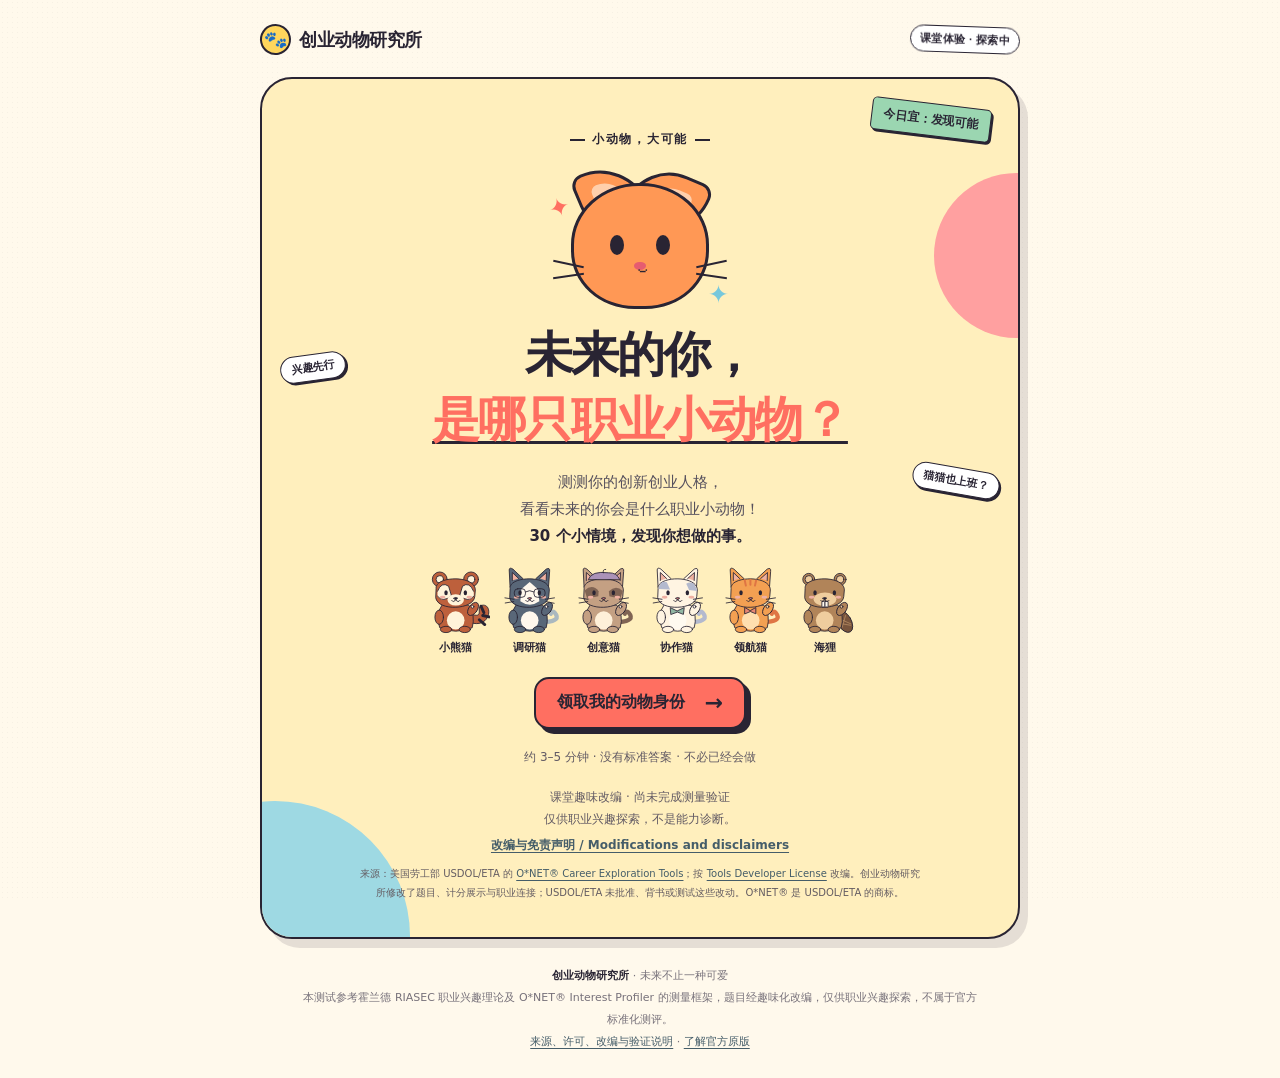
<file: index.html>
<!doctype html>
<html lang="zh-CN">
  <head>
    <meta charset="UTF-8" />
    <meta name="viewport" content="width=device-width, initial-scale=1.0" />
    <meta name="theme-color" content="#ff6f61" />
    <meta
      name="description"
      content="创业动物研究所：30道趣味情境题、六种RIASEC动物角色和可互动职业星图。仅供职业兴趣探索。"
    />
    <title>创业动物研究所 · 发现你的职业兴趣</title>
    <link rel="icon" href="favicon.svg" type="image/svg+xml" />
    <link rel="stylesheet" href="styles.css" />
  </head>
  <body>
    <div class="grain" aria-hidden="true"></div>
    <main class="page-shell">
      <header class="site-header">
        <a class="brand" href="#top" id="home-link" aria-label="回到首页，保留当前进度">
          <span class="brand-mark">🐾</span>
          <span>创业动物研究所</span>
        </a>
        <span class="header-tag">课堂体验 · 探索中</span>
      </header>

      <section class="panel intro-panel view is-active" id="intro-view" aria-labelledby="main-title">
        <div class="sticker sticker-top">今日宜：发现可能</div>
        <p class="eyebrow"><span></span> 小动物，大可能 <span></span></p>
        <div class="hero-cat" aria-hidden="true">
          <div class="cat-ear ear-left"></div>
          <div class="cat-ear ear-right"></div>
          <div class="cat-face">
            <i class="eye eye-left"></i><i class="eye eye-right"></i>
            <i class="nose"></i>
            <i class="whisker w1"></i><i class="whisker w2"></i>
            <i class="whisker w3"></i><i class="whisker w4"></i>
          </div>
          <div class="sparkle sparkle-one">✦</div>
          <div class="sparkle sparkle-two">✦</div>
        </div>
        <h1 id="main-title" tabindex="-1">未来的你，<br /><em>是哪只职业小动物？</em></h1>
        <p class="intro-copy">测测你的创新创业人格，<br />看看未来的你会是什么职业小动物！<br /><b>30 个小情境，发现你想做的事。</b></p>
        <div class="animal-roll" id="animal-roll" aria-label="六位研究所成员"></div>
        <button class="primary-button" id="start-button" type="button">
          <span>领取我的动物身份</span><b>→</b>
        </button>
        <p class="tiny-note">约 3–5 分钟 · 没有标准答案 · 不必已经会做</p>
        <p class="save-note" id="save-note" role="status"></p>
        <div class="floating-label label-left">兴趣先行</div>
        <div class="floating-label label-right">猫猫也上班？</div>
        <p class="intro-disclaimer">课堂趣味改编 · 尚未完成测量验证<br />仅供职业兴趣探索，不是能力诊断。</p>
        <a class="notice-link" href="modifications.html">改编与免责声明 / Modifications and disclaimers</a>
        <p class="license-launch">来源：美国劳工部 USDOL/ETA 的 <a href="https://www.onetcenter.org/IP.html" target="_blank" rel="noopener">O*NET® Career Exploration Tools</a>；按 <a href="https://www.onetcenter.org/license_toolsdev.html" target="_blank" rel="noopener">Tools Developer License</a> 改编。创业动物研究所修改了题目、计分展示与职业连接；USDOL/ETA 未批准、背书或测试这些改动。O*NET® 是 USDOL/ETA 的商标。</p>
      </section>

      <section class="panel quiz-panel view" id="quiz-view" aria-live="polite" aria-labelledby="question-title">
        <div class="quiz-topbar">
          <button class="back-button" id="back-button" type="button" aria-label="上一题">←</button>
          <div class="progress-wrap">
            <div class="progress-meta"><span id="question-count">01 / 30</span><span id="progress-text">推开研究所的门</span></div>
            <div class="progress-track" id="progress-track" role="progressbar" aria-label="答题进度" aria-valuemin="0" aria-valuemax="30" aria-valuenow="0"><div class="progress-value" id="progress-value"></div></div>
          </div>
          <span class="paws" aria-hidden="true">🐾</span>
        </div>
        <div class="question-card" id="question-card">
          <div class="question-number" id="question-number">Q01</div>
          <p class="question-prompt">如果有机会做这件事，你会有多喜欢？</p>
          <h2 id="question-title" tabindex="-1"></h2>
          <p class="question-hint">选的是喜欢程度，不是会不会。凭第一反应就好。</p>
          <div class="options" id="options" role="group" aria-label="选择兴趣程度，选后自动进入下一题"></div>
          <p class="quiz-note">答题进度仅保存在这台设备，可返回上一题修改。</p>
        </div>
      </section>

      <section class="panel result-panel view" id="result-view" aria-labelledby="result-title">
        <div class="result-topline"><span>你的动物探索报告已送达</span><i></i><span>请查收</span></div>
        <div class="result-badge" id="result-badge"></div>
        <div class="result-cat" id="result-cat"></div>
        <p class="result-kicker">这次先和它认识一下</p>
        <h2 id="result-title" tabindex="-1"></h2>
        <p class="result-subtitle" id="result-subtitle"></p>
        <div class="result-card">
          <span class="quote-mark">“</span>
          <p id="result-description"></p>
        </div>
        <div class="keywords" id="result-keywords"></div>
        <p class="team-role" id="team-role"></p>
        <p class="tie-note" id="tie-note"></p>
        <div class="tip-section">
          <p class="section-label">给这只小动物的探索任务</p>
          <ul id="result-tips"></ul>
        </div>
        <div class="mix-section">
          <div class="mix-heading"><span>你的兴趣伙伴</span><small>你可以同时喜欢很多事</small></div>
          <div id="mix-bars" class="interest-pills"></div>
          <details class="scoring-note"><summary>并列时，动物怎么选？</summary><p>先比较六类的总兴趣；同分时依次比较“非常喜欢”和“比较喜欢”的次数，仍相同按 R、I、A、S、E、C 固定顺序先展示。所有同最高分的兴趣都会标出，前三项及第三名的同分项都能继续探索。这是展示规则，不代表能力差异。若各类都低于“一般”，会提示暂未发现明显吸引你的活动。</p></details>
        </div>
        <section class="career-section" aria-labelledby="map-title">
          <div class="section-heading"><span class="small-sticker">下一站，看看可能</span><h3 id="map-title" tabindex="-1">你的职业星图</h3><p>点一颗职业星星，看看小动物上班的样子。</p></div>
          <div class="map-switch" id="map-switch" role="group" aria-label="探索不同兴趣的职业"></div>
          <p class="map-caption" id="map-caption"></p>
          <div class="career-map" id="career-map">
            <svg class="map-lines" viewBox="0 0 600 560" preserveAspectRatio="none" aria-hidden="true" id="map-lines"></svg>
            <div class="map-orbit orbit-one" aria-hidden="true"></div><div class="map-orbit orbit-two" aria-hidden="true"></div>
            <div class="map-center" id="map-center"></div>
            <div id="career-nodes"></div>
          </div>
          <p class="explore-note">职业是探索起点，不是录用通知。兴趣不等于能力，也不限制你的选择。</p>
        </section>
        <section class="career-detail" id="career-detail" aria-labelledby="career-title" hidden>
          <p class="scene-kicker" id="career-animal"></p><h3 id="career-title" tabindex="-1"></h3>
          <div id="career-art"></div><p class="career-intro" id="career-intro"></p>
          <dl class="career-facts"><dt>平时做什么</dt><dd id="career-work"></dd><dt>可以从这里开始</dt><dd id="career-learn"></dd></dl>
          <p class="career-reference" id="career-reference"></p>
          <div class="career-actions"><button class="secondary-button" id="return-map" type="button">返回职业图谱</button><button class="secondary-button" id="next-career" type="button">换一个职业</button></div>
        </section>
        <div class="result-actions">
          <button class="secondary-button" id="restart-button" type="button">再测一次 ↻</button>
          <button class="primary-button compact" id="share-button" type="button">复制我的报告</button>
        </div>
        <p class="share-status" id="share-status" role="status"></p>
        <label class="copy-fallback" id="copy-fallback" hidden>可以选中并手动复制报告<textarea id="report-text" readonly rows="7"></textarea></label>
      </section>
    </main>
    <footer><b>创业动物研究所</b> · 未来不止一种可爱<br />本测试参考霍兰德 RIASEC 职业兴趣理论及 O*NET® Interest Profiler 的测量框架，题目经趣味化改编，仅供职业兴趣探索，不属于官方标准化测评。<br /><a href="modifications.html">来源、许可、改编与验证说明</a> · <a href="https://onetinterestprofiler.org/" target="_blank" rel="noopener">了解官方原版</a></footer>
    <script src="data.js"></script>
    <script src="illustrations.js"></script>
    <script src="script.js"></script>
  </body>
</html>
</file>
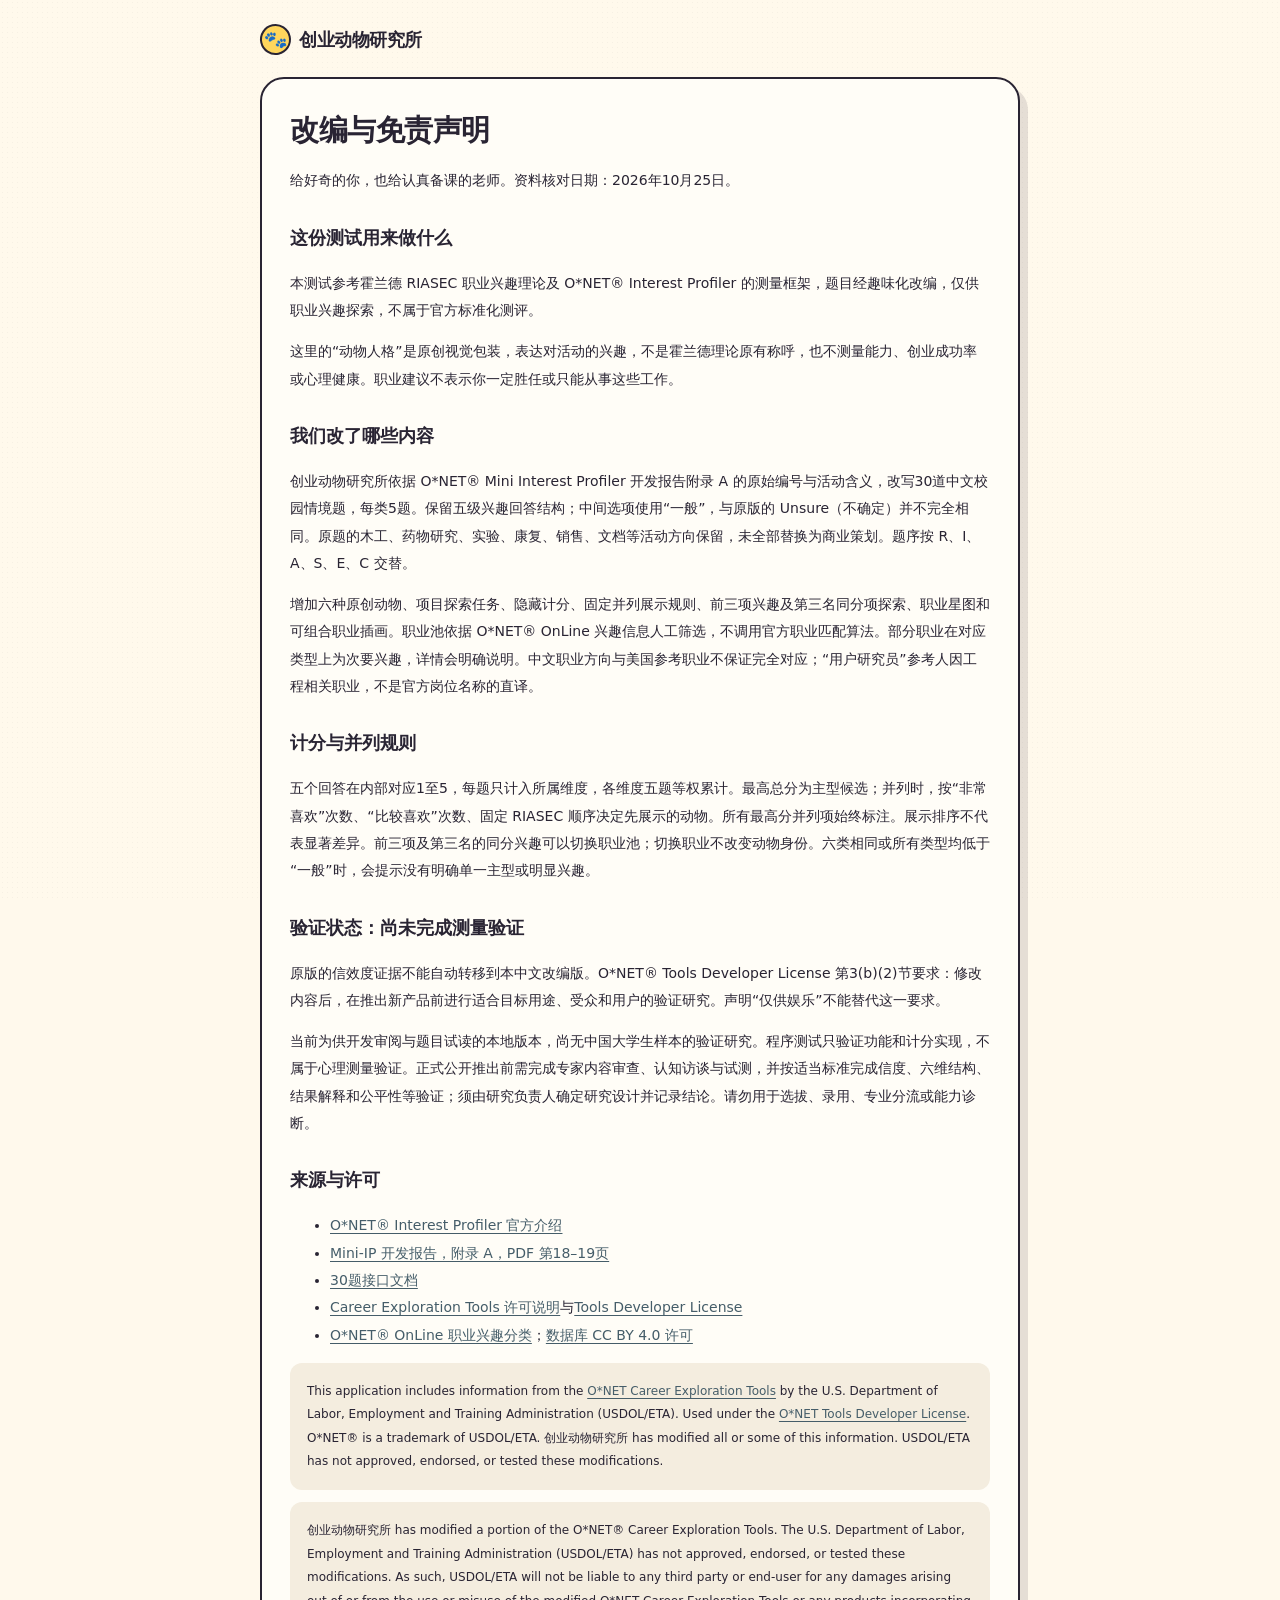
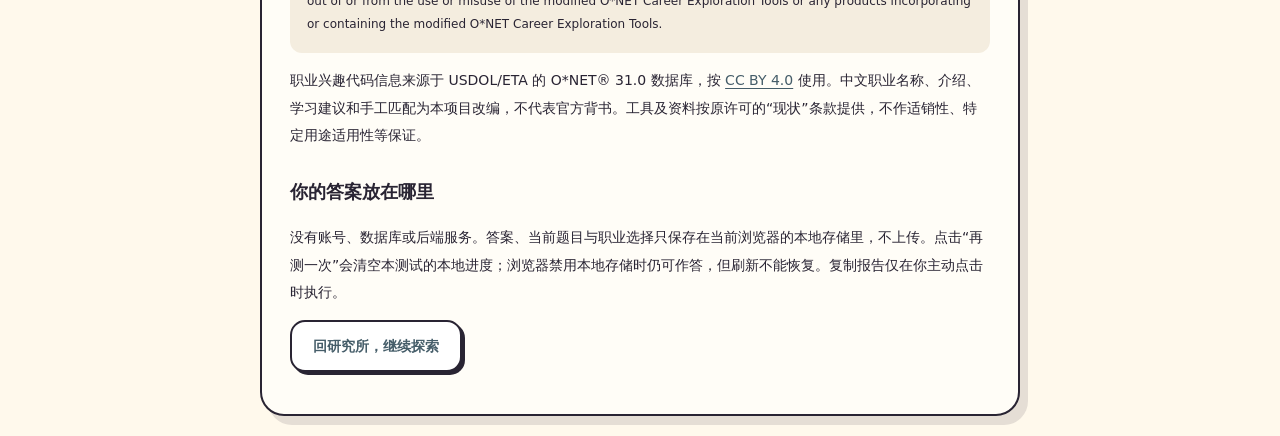
<file: modifications.html>
<!doctype html>
<html lang="zh-CN">
<head><meta charset="utf-8"><meta name="viewport" content="width=device-width, initial-scale=1"><title>改编与免责声明 · 创业动物研究所</title><link rel="icon" href="favicon.svg"><link rel="stylesheet" href="styles.css"></head>
<body><div class="grain" aria-hidden="true"></div><main class="page-shell"><header class="site-header"><a href="index.html" class="brand"><span class="brand-mark">🐾</span>创业动物研究所</a></header>
<article class="legal-page"><h1>改编与免责声明</h1><p>给好奇的你，也给认真备课的老师。资料核对日期：2026年10月25日。</p>
<h2>这份测试用来做什么</h2><p>本测试参考霍兰德 RIASEC 职业兴趣理论及 O*NET® Interest Profiler 的测量框架，题目经趣味化改编，仅供职业兴趣探索，不属于官方标准化测评。</p><p>这里的“动物人格”是原创视觉包装，表达对活动的兴趣，不是霍兰德理论原有称呼，也不测量能力、创业成功率或心理健康。职业建议不表示你一定胜任或只能从事这些工作。</p>
<h2>我们改了哪些内容</h2><p>创业动物研究所依据 O*NET® Mini Interest Profiler 开发报告附录 A 的原始编号与活动含义，改写30道中文校园情境题，每类5题。保留五级兴趣回答结构；中间选项使用“一般”，与原版的 Unsure（不确定）并不完全相同。原题的木工、药物研究、实验、康复、销售、文档等活动方向保留，未全部替换为商业策划。题序按 R、I、A、S、E、C 交替。</p><p>增加六种原创动物、项目探索任务、隐藏计分、固定并列展示规则、前三项兴趣及第三名同分项探索、职业星图和可组合职业插画。职业池依据 O*NET® OnLine 兴趣信息人工筛选，不调用官方职业匹配算法。部分职业在对应类型上为次要兴趣，详情会明确说明。中文职业方向与美国参考职业不保证完全对应；“用户研究员”参考人因工程相关职业，不是官方岗位名称的直译。</p>
<h2>计分与并列规则</h2><p>五个回答在内部对应1至5，每题只计入所属维度，各维度五题等权累计。最高总分为主型候选；并列时，按“非常喜欢”次数、“比较喜欢”次数、固定 RIASEC 顺序决定先展示的动物。所有最高分并列项始终标注。展示排序不代表显著差异。前三项及第三名的同分兴趣可以切换职业池；切换职业不改变动物身份。六类相同或所有类型均低于“一般”时，会提示没有明确单一主型或明显兴趣。</p>
<h2>验证状态：尚未完成测量验证</h2><p>原版的信效度证据不能自动转移到本中文改编版。O*NET® Tools Developer License 第3(b)(2)节要求：修改内容后，在推出新产品前进行适合目标用途、受众和用户的验证研究。声明“仅供娱乐”不能替代这一要求。</p><p>当前为供开发审阅与题目试读的本地版本，尚无中国大学生样本的验证研究。程序测试只验证功能和计分实现，不属于心理测量验证。正式公开推出前需完成专家内容审查、认知访谈与试测，并按适当标准完成信度、六维结构、结果解释和公平性等验证；须由研究负责人确定研究设计并记录结论。请勿用于选拔、录用、专业分流或能力诊断。</p>
<h2>来源与许可</h2><ul><li><a href="https://www.onetcenter.org/IP.html">O*NET® Interest Profiler 官方介绍</a></li><li><a href="https://www.onetcenter.org/dl_files/Mini-IP.pdf">Mini-IP 开发报告，附录 A，PDF 第18–19页</a></li><li><a href="https://services.onetcenter.org/reference/mnm/ip/ip_questions_30">30题接口文档</a></li><li><a href="https://www.onetcenter.org/license_tools.html">Career Exploration Tools 许可说明</a>与<a href="https://www.onetcenter.org/license_toolsdev.html">Tools Developer License</a></li><li><a href="https://www.onetonline.org/explore/interests/">O*NET® OnLine 职业兴趣分类</a>；<a href="https://www.onetcenter.org/license_db.html">数据库 CC BY 4.0 许可</a></li></ul>
<p class="english-notice" lang="en">This application includes information from the <a href="https://www.onetcenter.org/tools.html">O*NET Career Exploration Tools</a> by the U.S. Department of Labor, Employment and Training Administration (USDOL/ETA). Used under the <a href="https://www.onetcenter.org/license_toolsdev.html">O*NET Tools Developer License</a>. O*NET® is a trademark of USDOL/ETA. 创业动物研究所 has modified all or some of this information. USDOL/ETA has not approved, endorsed, or tested these modifications.</p>
<p class="english-notice" lang="en">创业动物研究所 has modified a portion of the O*NET® Career Exploration Tools. The U.S. Department of Labor, Employment and Training Administration (USDOL/ETA) has not approved, endorsed, or tested these modifications. As such, USDOL/ETA will not be liable to any third party or end-user for any damages arising out of or from the use or misuse of the modified O*NET Career Exploration Tools or any products incorporating or containing the modified O*NET Career Exploration Tools.</p>
<p>职业兴趣代码信息来源于 USDOL/ETA 的 O*NET® 31.0 数据库，按 <a href="https://creativecommons.org/licenses/by/4.0/">CC BY 4.0</a> 使用。中文职业名称、介绍、学习建议和手工匹配为本项目改编，不代表官方背书。工具及资料按原许可的“现状”条款提供，不作适销性、特定用途适用性等保证。</p>
<h2>你的答案放在哪里</h2><p>没有账号、数据库或后端服务。答案、当前题目与职业选择只保存在当前浏览器的本地存储里，不上传。点击“再测一次”会清空本测试的本地进度；浏览器禁用本地存储时仍可作答，但刷新不能恢复。复制报告仅在你主动点击时执行。</p>
<p><a class="secondary-button" style="display:inline-flex;align-items:center;text-decoration:none" href="index.html">回研究所，继续探索</a></p></article></main></body></html>
</file>
<file: styles.css>
:root {
  --ink: #292433;
  --paper: #fff9ec;
  --cream: #fff2d5;
  --coral: #ff6f61;
  --orange: #ff9d42;
  --yellow: #ffd65c;
  --blue: #77c8dc;
  --mint: #9bd6b1;
  --line: rgba(41, 36, 51, 0.16);
  --shadow: 5px 5px 0 var(--ink);
  --soft-shadow: 8px 9px 0 rgba(41, 36, 51, 0.12);
}

* { box-sizing: border-box; }
html { min-height: 100%; }
body {
  min-width: 320px;
  min-height: 100vh;
  margin: 0;
  color: var(--ink);
  background: var(--paper);
  font-family: "Noto Sans SC", system-ui, sans-serif;
  overflow-x: hidden;
}
button { font: inherit; }
.grain {
  position: fixed; inset: 0; z-index: -1; opacity: .28; pointer-events: none;
  background-image: radial-gradient(rgba(41,36,51,.14) .65px, transparent .8px);
  background-size: 5px 5px;
}
.page-shell { width: min(100% - 32px, 760px); margin: 0 auto; padding: 24px 0 20px; }
.site-header { display: flex; align-items: center; justify-content: space-between; margin-bottom: 22px; }
.brand { color: var(--ink); display: flex; align-items: center; gap: 8px; font-family: Nunito, sans-serif; font-size: 18px; font-weight: 900; text-decoration: none; letter-spacing: -.5px; }
.brand-mark { display: grid; width: 31px; height: 31px; place-items: center; border: 2px solid var(--ink); border-radius: 50%; background: var(--yellow); transform: rotate(-12deg); }
.header-tag { padding: 5px 9px; border: 1.5px solid var(--ink); border-radius: 20px; font: 800 11px Nunito, sans-serif; letter-spacing: .4px; transform: rotate(2deg); background: #fff; }
.panel { display: none; min-height: 650px; position: relative; overflow: hidden; }
.panel.is-active { display: flex; animation: appear .4s ease both; }
@keyframes appear { from { opacity: 0; transform: translateY(12px); } to { opacity: 1; transform: none; } }

/* Intro */
.intro-panel { align-items: center; flex-direction: column; padding: 44px 28px 35px; text-align: center; border: 2px solid var(--ink); border-radius: 32px; background: #ffefbd; box-shadow: var(--soft-shadow); }
.intro-panel::before, .intro-panel::after { content: ""; position: absolute; border-radius: 50%; z-index: 0; }
.intro-panel::before { width: 270px; height: 270px; left: -122px; bottom: -134px; background: #9ed9e3; }
.intro-panel::after { width: 165px; height: 165px; right: -81px; top: 94px; background: #ffa0a0; }
.intro-panel > * { position: relative; z-index: 1; }
.sticker { position: absolute !important; top: 24px; right: 27px; padding: 7px 11px; border: 1.5px solid var(--ink); border-radius: 5px; background: var(--mint); font-size: 12px; font-weight: 800; transform: rotate(7deg); box-shadow: 2px 2px 0 var(--ink); }
.eyebrow { display: flex; align-items: center; gap: 7px; margin: 0; font: 900 12px Nunito, sans-serif; letter-spacing: 1.7px; }
.eyebrow span { display: block; width: 15px; height: 2px; background: var(--ink); }
.hero-cat { width: 176px; height: 156px; margin: 10px 0 8px; position: relative; }
.cat-face { position: absolute; width: 138px; height: 126px; top: 25px; left: 19px; border: 3px solid var(--ink); border-radius: 49% 49% 46% 46%; background: #ff9855; z-index: 2; }
.cat-ear { position: absolute; width: 64px; height: 77px; top: 6px; border: 3px solid var(--ink); border-radius: 14px 58px 10px 53px; background: #ff9855; z-index: 1; }
.ear-left { left: 29px; transform: rotate(-23deg); }.ear-right { right: 29px; transform: rotate(113deg); }
.cat-ear::after { content: ""; position: absolute; width: 30px; height: 39px; inset: 13px; border-radius: 9px 30px 9px 30px; background: #ffcfac; }
.eye { position: absolute; top: 49px; width: 14px; height: 20px; border-radius: 50%; background: var(--ink); }.eye-left { left: 36px; }.eye-right { right: 36px; }
.nose { position: absolute; width: 12px; height: 8px; top: 76px; left: 60px; border-radius: 50% 50% 55% 55%; background: #e65c70; }
.nose::after { content: "⌣"; position: absolute; top: -1px; left: 3px; font-style: normal; font-size: 23px; line-height: 18px; }
.whisker { position: absolute; width: 31px; height: 2px; top: 77px; background: var(--ink); }.w1 { left: -21px; transform: rotate(12deg); }.w2 { left: -21px; top: 89px; transform: rotate(-8deg); }.w3 { right: -21px; transform: rotate(-12deg); }.w4 { right: -21px; top: 89px; transform: rotate(8deg); }
.sparkle { position: absolute; color: var(--coral); font-size: 25px; font-weight: 900; }.sparkle-one { left: -3px; top: 35px; transform: rotate(-19deg); }.sparkle-two { right: -1px; bottom: 5px; color: var(--blue); }
h1 { max-width: 570px; margin: 0; font-size: clamp(33px, 7vw, 54px); line-height: 1.17; letter-spacing: -2.7px; font-weight: 900; }
h1 em { color: var(--coral); font-style: normal; text-decoration: underline 4px var(--ink); text-underline-offset: 5px; }
.intro-copy { margin: 21px 0 25px; color: #56505d; font-size: 15px; line-height: 1.8; }.intro-copy b { color: var(--ink); }
.primary-button, .secondary-button { min-height: 52px; border: 2px solid var(--ink); border-radius: 15px; padding: 0 21px; cursor: pointer; font-weight: 900; transition: transform .16s ease, box-shadow .16s ease; }
.primary-button { display: inline-flex; align-items: center; justify-content: center; gap: 20px; color: var(--ink); background: var(--coral); box-shadow: var(--shadow); }.primary-button b { font-size: 22px; line-height: 1; }.primary-button:hover, .secondary-button:hover { transform: translate(2px, 2px); box-shadow: 2px 2px 0 var(--ink); }.primary-button:active, .secondary-button:active { transform: translate(5px, 5px); box-shadow: none; }
.tiny-note { margin: 18px 0 0; color: #77717b; font-size: 12px; }.floating-label { position: absolute !important; padding: 5px 10px; border: 1.5px solid var(--ink); border-radius: 20px; background: white; font-size: 11px; font-weight: 800; box-shadow: 2px 2px 0 var(--ink); }.label-left { left: 28px; top: 275px; transform: rotate(-8deg); }.label-right { right: 20px; bottom: 91px; transform: rotate(10deg); }

/* Quiz */
.quiz-panel { flex-direction: column; padding: 28px; border: 2px solid var(--ink); border-radius: 32px; background: #fff; box-shadow: var(--soft-shadow); }
.quiz-topbar { display: grid; grid-template-columns: 42px 1fr 28px; align-items: center; gap: 13px; }.back-button { width: 42px; height: 42px; border: 1.5px solid var(--ink); border-radius: 50%; background: var(--cream); cursor: pointer; font-weight: 900; font-size: 20px; transition: transform .15s; }.back-button:disabled { opacity: .35; cursor: default; }.back-button:not(:disabled):hover { transform: translateX(-3px); }
.progress-meta { display: flex; justify-content: space-between; margin-bottom: 7px; font: 800 12px Nunito, sans-serif; }.progress-meta span:last-child { color: var(--coral); }.progress-track { height: 9px; overflow: hidden; border: 1.5px solid var(--ink); border-radius: 50px; background: #f3eee5; }.progress-value { width: 3.33%; height: 100%; border-radius: inherit; background: var(--coral); transition: width .35s ease; }.paws { font-size: 20px; transform: rotate(-18deg); }
.question-card { width: 100%; max-width: 570px; margin: auto; padding: 19px 0 10px; }.question-number { display: inline-flex; margin-bottom: 16px; padding: 5px 9px; border-radius: 7px; color: white; background: var(--ink); font: 800 12px Nunito, sans-serif; letter-spacing: 1px; }.question-card h2 { min-height: 74px; margin: 0; font-size: clamp(25px, 5.5vw, 36px); line-height: 1.32; letter-spacing: -1.6px; }.question-hint { margin: 9px 0 25px; color: #817985; font-size: 13px; }
.options { display: grid; gap: 12px; }.option { display: flex; align-items: center; width: 100%; min-height: 59px; padding: 11px 15px; border: 1.7px solid var(--ink); border-radius: 16px; color: var(--ink); background: #fffdf8; box-shadow: 3px 3px 0 rgba(41,36,51,.13); cursor: pointer; text-align: left; transition: transform .16s ease, background .16s ease, box-shadow .16s ease; }.option:hover { background: var(--cream); transform: translate(-2px, -2px); box-shadow: 5px 5px 0 var(--ink); }.option.selected { background: var(--yellow); transform: translate(2px, 2px); box-shadow: 1px 1px 0 var(--ink); }.option-letter { flex: 0 0 26px; display: grid; width: 26px; height: 26px; place-items: center; margin-right: 11px; border: 1.5px solid var(--ink); border-radius: 50%; background: #fff; font: 900 12px Nunito, sans-serif; }.option-text { font-size: 15px; line-height: 1.45; font-weight: 600; }

/* Result */
.result-panel { align-items: center; flex-direction: column; padding: 30px 28px 28px; border: 2px solid var(--ink); border-radius: 32px; background: #fcf9f0; box-shadow: var(--soft-shadow); text-align: center; }.result-panel::before { content: ""; position: absolute; width: 280px; height: 280px; right: -130px; top: 88px; border-radius: 50%; background: #ffd6bd; }.result-panel > * { position: relative; z-index: 1; }.result-topline { display: flex; width: 100%; align-items: center; justify-content: center; gap: 9px; color: #6e6772; font: 800 11px Nunito, sans-serif; letter-spacing: .5px; }.result-topline i { width: 28px; height: 1px; background: var(--ink); }.result-badge { margin-top: 16px; padding: 6px 12px; border: 1.5px solid var(--ink); border-radius: 20px; background: var(--yellow); box-shadow: 2px 2px 0 var(--ink); font: 900 11px Nunito, sans-serif; letter-spacing: 1px; transform: rotate(-3deg); }.result-cat { display: grid; width: 116px; height: 116px; place-items: center; margin: 15px 0 1px; border: 2px solid var(--ink); border-radius: 41% 51% 45% 49%; background: var(--orange); box-shadow: 5px 5px 0 var(--ink); font-size: 62px; transform: rotate(-4deg); }.result-kicker { margin: 0; color: var(--coral); font-size: 13px; font-weight: 800; }.result-panel h2 { margin: 3px 0 0; font-size: clamp(32px, 7vw, 46px); line-height: 1.2; letter-spacing: -2px; }.result-subtitle { margin: 9px 0 17px; font-size: 14px; font-weight: 700; }.result-card { width: 100%; padding: 15px 20px 16px 27px; border: 1.5px solid var(--ink); border-radius: 17px; background: white; text-align: left; box-shadow: 3px 3px 0 rgba(41,36,51,.13); }.quote-mark { position: absolute; margin: -8px 0 0 -17px; color: var(--coral); font: 900 43px Georgia, serif; }.result-card p { margin: 0; font-size: 14px; line-height: 1.8; }.tip-section, .mix-section { width: 100%; text-align: left; }.tip-section { margin-top: 21px; }.section-label { margin: 0 0 9px; font-size: 13px; font-weight: 900; }.tip-section ul { display: grid; gap: 7px; padding: 0; margin: 0; list-style: none; }.tip-section li { padding: 8px 10px; border-radius: 10px; background: #eaf5e9; font-size: 13px; line-height: 1.55; }.tip-section li::before { content: "🐟"; margin-right: 7px; font-size: 13px; }.mix-section { margin-top: 21px; }.mix-heading { display: flex; align-items: baseline; justify-content: space-between; margin-bottom: 9px; font-size: 13px; font-weight: 900; }.mix-heading small { color: #867f88; font-size: 10px; font-weight: 600; }.mix-row { display: grid; grid-template-columns: 64px 1fr 34px; align-items: center; gap: 8px; margin-top: 7px; font-size: 11px; font-weight: 700; }.mix-track { height: 9px; overflow: hidden; border-radius: 10px; background: #e8e2d7; }.mix-fill { height: 100%; border-radius: inherit; transition: width .8s cubic-bezier(.34,1.56,.64,1); }.mix-row b { font-family: Nunito, sans-serif; text-align: right; }
.result-actions { display: flex; width: 100%; gap: 10px; margin-top: 25px; }.result-actions button { flex: 1; padding: 0 10px; font-size: 13px; white-space: nowrap; }.secondary-button { background: #fff; box-shadow: 3px 3px 0 var(--ink); }.primary-button.compact { gap: 0; min-height: 48px; box-shadow: 3px 3px 0 var(--ink); }.share-status { min-height: 18px; margin: 11px 0 0; color: #4a855c; font-size: 12px; font-weight: 700; }
footer { padding-bottom: 20px; color: #77717a; text-align: center; font-size: 11px; } footer b { color: var(--ink); }

@media (max-width: 480px) { .page-shell { width: min(100% - 20px, 760px); padding-top: 12px; }.site-header { margin-bottom: 13px; }.header-tag { font-size: 9px; }.panel { min-height: 610px; border-radius: 25px; }.intro-panel { padding: 40px 20px 30px; }.sticker { top: 18px; right: 15px; }.label-left { left: 12px; top: 264px; }.label-right { right: 12px; bottom: 77px; }.quiz-panel, .result-panel { padding: 22px 18px; }.question-card h2 { min-height: 91px; }.option { min-height: 55px; }.option-text { font-size: 14px; }.result-actions { gap: 8px; }.result-actions button { font-size: 12px; } }
@media (prefers-reduced-motion: reduce) { *, *::before, *::after { animation-duration: .01ms !important; transition-duration: .01ms !important; } }

/* 创业动物研究所扩展：原站颜色、纸张、粗描边与影子继续沿用。 */
[hidden] { display: none !important; }
a { color: #455d69; text-underline-offset: 3px; }
button, a { -webkit-tap-highlight-color: transparent; touch-action: manipulation; }
button:focus-visible, a:focus-visible, summary:focus-visible, textarea:focus-visible { outline: 3px solid #386f86; outline-offset: 5px; }
h1:focus, h2:focus, h3:focus { outline: none; }
body { font-family: "Noto Sans SC", "Microsoft YaHei", system-ui, sans-serif; }
.header-tag { white-space: nowrap; }
.intro-panel { padding-top: 52px; }
.intro-panel h1 { font-size: clamp(29px, 6vw, 48px); letter-spacing: -1.8px; line-height: 1.35; }
.intro-panel h1 em { text-decoration-thickness: 3px; }
.intro-copy { margin: 17px 0 12px; }
.animal-roll { display: grid; grid-template-columns: repeat(6, 1fr); width: min(100%, 438px); margin-bottom: 22px; gap: 5px; }
.animal-roll > div { min-width: 0; }
.animal-roll svg { display: block; width: 100%; height: 74px; }
.animal-roll span { font-size: 11px; font-weight: 700; }
.floating-label.label-left { top: 275px; left: 18px; }
.floating-label.label-right { bottom: auto; top: 388px; right: 18px; }
.tiny-note { color: #625a64; line-height: 1.7; }
.save-note { min-height: 0; margin: 8px 0 0; font-size: 12px; color: #4c6e56; }
.save-note:empty { display: none; }
.intro-disclaimer { margin: 20px 0 7px; font-size: 12px; color: #625a64; line-height: 1.8; }
.notice-link { font-size: 12px; font-weight: 700; }
.license-launch { max-width: 560px; font-size: 10px; line-height: 1.9; color: #645c62; margin-bottom: 0; }
.question-card { padding-top: 28px; }
.question-prompt { font-weight: 700; font-size: 14px; margin: 0 0 13px; color: #625a64; }
.question-card h2 { font-size: clamp(23px,4.3vw,30px); line-height: 1.6; letter-spacing: -.5px; min-height: 100px; }
.question-hint { line-height: 1.75; color: #685f6d; margin-bottom: 18px; }
.options { gap: 10px; }
.option { min-height: 62px; padding: 5px 15px; gap: 15px; }
.option-face { width: 48px; height: 44px; flex: 0 0 48px; }
.option-face svg { width: 100%; height: 100%; }
.option-check { margin-left: auto; opacity: 0; font-size: 20px; }
.option.selected .option-check { opacity: 1; }
.option:disabled { opacity: 1; color: var(--ink); cursor: default; }
.quiz-note { font-size: 11px; line-height: 1.8; color: #6f6574; margin: 18px 0 0; text-align: center; }
.result-cat { width: 176px; height: 182px; border: none; box-shadow: none; border-radius: 50%; margin: 24px 0 15px; transform: none; }
.result-cat svg { width: 183px; height: 198px; margin-top: -5px; }
.result-panel h2 { font-size: clamp(25px,5.6vw,38px); line-height: 1.4; letter-spacing: -.8px; }
.result-panel { overflow: visible; }
.result-panel::before { display: none; }
.keywords { display: flex; flex-wrap: wrap; gap: 7px; justify-content: center; margin: 18px 0 5px; }
.keywords span { padding: 5px 10px; font-size: 12px; border: 1px solid #c8bba8; border-radius: 30px; background: #fff2d5; }
.team-role { font-size: 13px; line-height: 1.8; max-width: 560px; margin: 7px 0; }
.tie-note { max-width: 580px; background: #f0e9da; padding: 11px 15px; border-radius: 10px; color: #635867; font-size: 12px; line-height: 1.9; margin-bottom: 0; }
.tip-section li::before { content: '✦'; color: #4e7051; }
.interest-pills { display: flex; flex-wrap: wrap; gap: 8px; }
.interest-pills > span { padding: 7px 10px; font-size: 12px; background: var(--type-color); border: 1px solid var(--ink); border-radius: 10px; }
.interest-pills b { margin-right: 3px; }
.scoring-note { margin-top: 16px; font-size: 11px; color: #665c69; line-height: 1.85; }
.scoring-note summary { cursor: pointer; padding: 6px 0; }
.scoring-note p { margin-top: 5px; }
.career-section { width: 100%; margin-top: 36px; border-top: 1.5px dashed #c8b9a5; padding-top: 29px; }
.small-sticker { display: inline-block; background: var(--mint); padding: 5px 10px; font-size: 11px; font-weight: 700; border: 1.5px solid var(--ink); border-radius: 4px; transform: rotate(-3deg); }
.section-heading h3 { font-size: clamp(26px,5vw,34px); margin: 14px 0 8px; letter-spacing: -1px; }
.section-heading p, .map-caption, .explore-note { font-size: 12px; line-height: 1.85; color: #665d6b; }
.section-heading p { margin-bottom: 18px; }
.map-switch { display: flex; gap: 7px; flex-wrap: wrap; justify-content: center; }
.map-switch button { font-size: 12px; font-weight: 700; min-height: 40px; padding: 7px 13px; border: 1.5px solid #b4aa9b; border-radius: 25px; background: #fffdf7; color: var(--ink); cursor: pointer; }
.map-switch button[aria-pressed=true] { border-color: var(--ink); background: var(--type-color); box-shadow: 2px 2px 0 var(--ink); }
.map-caption { margin: 16px 0 0; min-height: 23px; }
.career-map { width: 100%; height: 520px; position: relative; margin: 0 auto; isolation: isolate; }
.map-lines { width: 100%; height: 100%; position: absolute; inset: 0; overflow: visible; z-index: -1; }
.map-lines path { fill: none; stroke: #c8bca8; stroke-width: 1.6; vector-effect: non-scaling-stroke; }
.map-orbit { position: absolute; left: 50%; top: 50%; transform: translate(-50%,-50%); border: 1px dashed #d7c9b3; border-radius: 50%; z-index: -1; pointer-events: none; }
.orbit-one { width: 70%; height: 74%; }
.orbit-two { width: 45%; height: 48%; }
.map-center { display: flex; flex-direction: column; align-items: center; justify-content: center; position: absolute; left: 50%; top: 50%; transform: translate(-50%,-50%); width: 180px; height: 180px; border-radius: 50%; background: #fff1cc; border: 1.7px solid var(--ink); box-shadow: 4px 5px 0 #dfd0b8; }
.map-center svg { width: 127px; height: 137px; margin-top: -9px; }
.map-center strong { margin-top: -7px; font-size: 15px; }
.map-center small { font-size: 9px; margin-top: 3px; }
.career-node { position: absolute; left: var(--x); top: var(--y); transform: translate(-50%,-50%); width: 151px; min-height: 56px; display: flex; align-items: center; justify-content: center; gap: 6px; padding: 9px 10px; border: 1.5px solid var(--ink); border-radius: 22px; box-shadow: 3px 4px 0 #e1d6c4; color: var(--ink); background: #fffdf7; cursor: pointer; font: inherit; font-size: 13px; font-weight: 700; line-height: 1.6; animation: node-reveal .35s var(--delay) both; transition: background .15s, box-shadow .15s, scale .15s; }
.node-spark { color: #a3714d; font-size: 12px; }
.career-node:hover { scale: 1.045; background: var(--node-color); box-shadow: 4px 5px 0 #c4b49c; }
.career-node.selected { background: var(--node-color); box-shadow: 2px 2px 0 var(--ink); }
@keyframes node-reveal { from { opacity: 0; } to { opacity: 1; } }
.explore-note { margin: 0; padding: 0 10px; }
.career-detail { width: 100%; margin-top: 27px; padding: 23px; background: #fffdf7; border: 1.7px solid var(--ink); border-radius: 21px; box-shadow: 4px 5px 0 #e2d5c0; scroll-margin-top: 20px; }
.scene-enter { animation: appear .3s ease both; }
.scene-kicker { font-size: 12px; color: #75636b; margin: 0 0 8px; }
.career-detail h3 { font-size: 26px; margin: 0 0 17px; }
.work-scene { display: block; width: 100%; height: auto; max-width: 480px; margin: 0 auto; }
.career-intro { font-size: 15px; font-weight: 700; line-height: 1.8; }
.career-facts { text-align: left; font-size: 13px; line-height: 1.9; margin-bottom: 12px; }
.career-facts dt { font-weight: 800; margin-top: 12px; }
.career-facts dd { margin: 3px 0 0; color: #635867; }
.career-reference { text-align: left; font-size: 10px; color: #746a76; line-height: 1.85; overflow-wrap: anywhere; }
.career-actions { display: flex; flex-wrap: wrap; gap: 10px; margin: 17px 0 3px; }
.career-actions button { flex: 1; padding: 9px; font-size: 12px; min-height: 44px; }
.copy-fallback { width: 100%; text-align: left; font-size: 12px; line-height: 1.8; }
.copy-fallback textarea { display: block; width: 100%; margin-top: 8px; padding: 10px; border-radius: 8px; background: #fff; font: inherit; color: var(--ink); resize: vertical; }
footer { max-width: 720px; margin: 0 auto; padding: 6px 22px 25px; line-height: 2; }
.legal-page { padding: 28px; background: #fffdf7; border: 2px solid var(--ink); border-radius: 24px; box-shadow: var(--soft-shadow); font-size: 14px; line-height: 1.95; }
.legal-page h1 { font-size: 29px; letter-spacing: -.5px; line-height: 1.6; }
.legal-page h2 { margin-top: 25px; font-size: 18px; }
.legal-page .english-notice { font-size: 12px; overflow-wrap: anywhere; background: #f4eddf; border-radius: 12px; padding: 17px; }
@media (max-width: 600px) {
  .career-map { height: 550px; }
  .career-node { width: 128px; font-size: 12px; min-height: 55px; }
  .map-center { width: 145px; height: 150px; }
  .map-center svg { width: 105px; height: 113px; }
  .map-center strong { font-size: 13px; }
  .career-detail { padding: 16px; }
  .floating-label { display: none; }
}
@media (max-width: 420px) {
  .brand { font-size: 16px; gap: 5px; }
  .header-tag { font-size: 8px; padding: 5px 7px; }
  .intro-panel { padding: 48px 15px 27px; }
  .sticker { font-size: 10px; top: 16px; }
  .intro-panel .eyebrow { font-size: 10px; }
  .animal-roll { gap: 0; }
  .animal-roll svg { height: 58px; }
  .animal-roll span { font-size: 10px; }
  .quiz-panel, .result-panel { padding: 22px 14px; }
  .question-card h2 { font-size: 22px; min-height: 120px; }
  .question-prompt { font-size: 12px; }
  .question-hint { font-size: 11px; }
  .career-node { width: 109px; min-height: 62px; padding: 7px; gap: 3px; font-size: 12px; border-radius: 18px; }
  .career-map { height: 560px; }
  .map-center { width: 131px; height: 140px; }
  .map-center svg { width: 93px; height: 103px; }
  .map-center small { font-size: 8px; }
  .map-switch button { padding: 7px 10px; }
  .mix-heading { align-items: start; gap: 10px; }
  .mix-heading small { font-size: 9px; }
  .career-detail h3 { font-size: 23px; }
}
@media (max-width: 350px) {
  .career-node { width: 94px; font-size: 11px; }
  .node-spark { display: none; }
  .map-center { width: 115px; height: 130px; }
  .intro-panel h1 { font-size: 27px; }
}
@media (prefers-reduced-motion: reduce) { html { scroll-behavior: auto; } *, *::before, *::after { animation-duration: .01ms !important; animation-delay: 0ms !important; transition-duration: .01ms !important; } }
</file>
